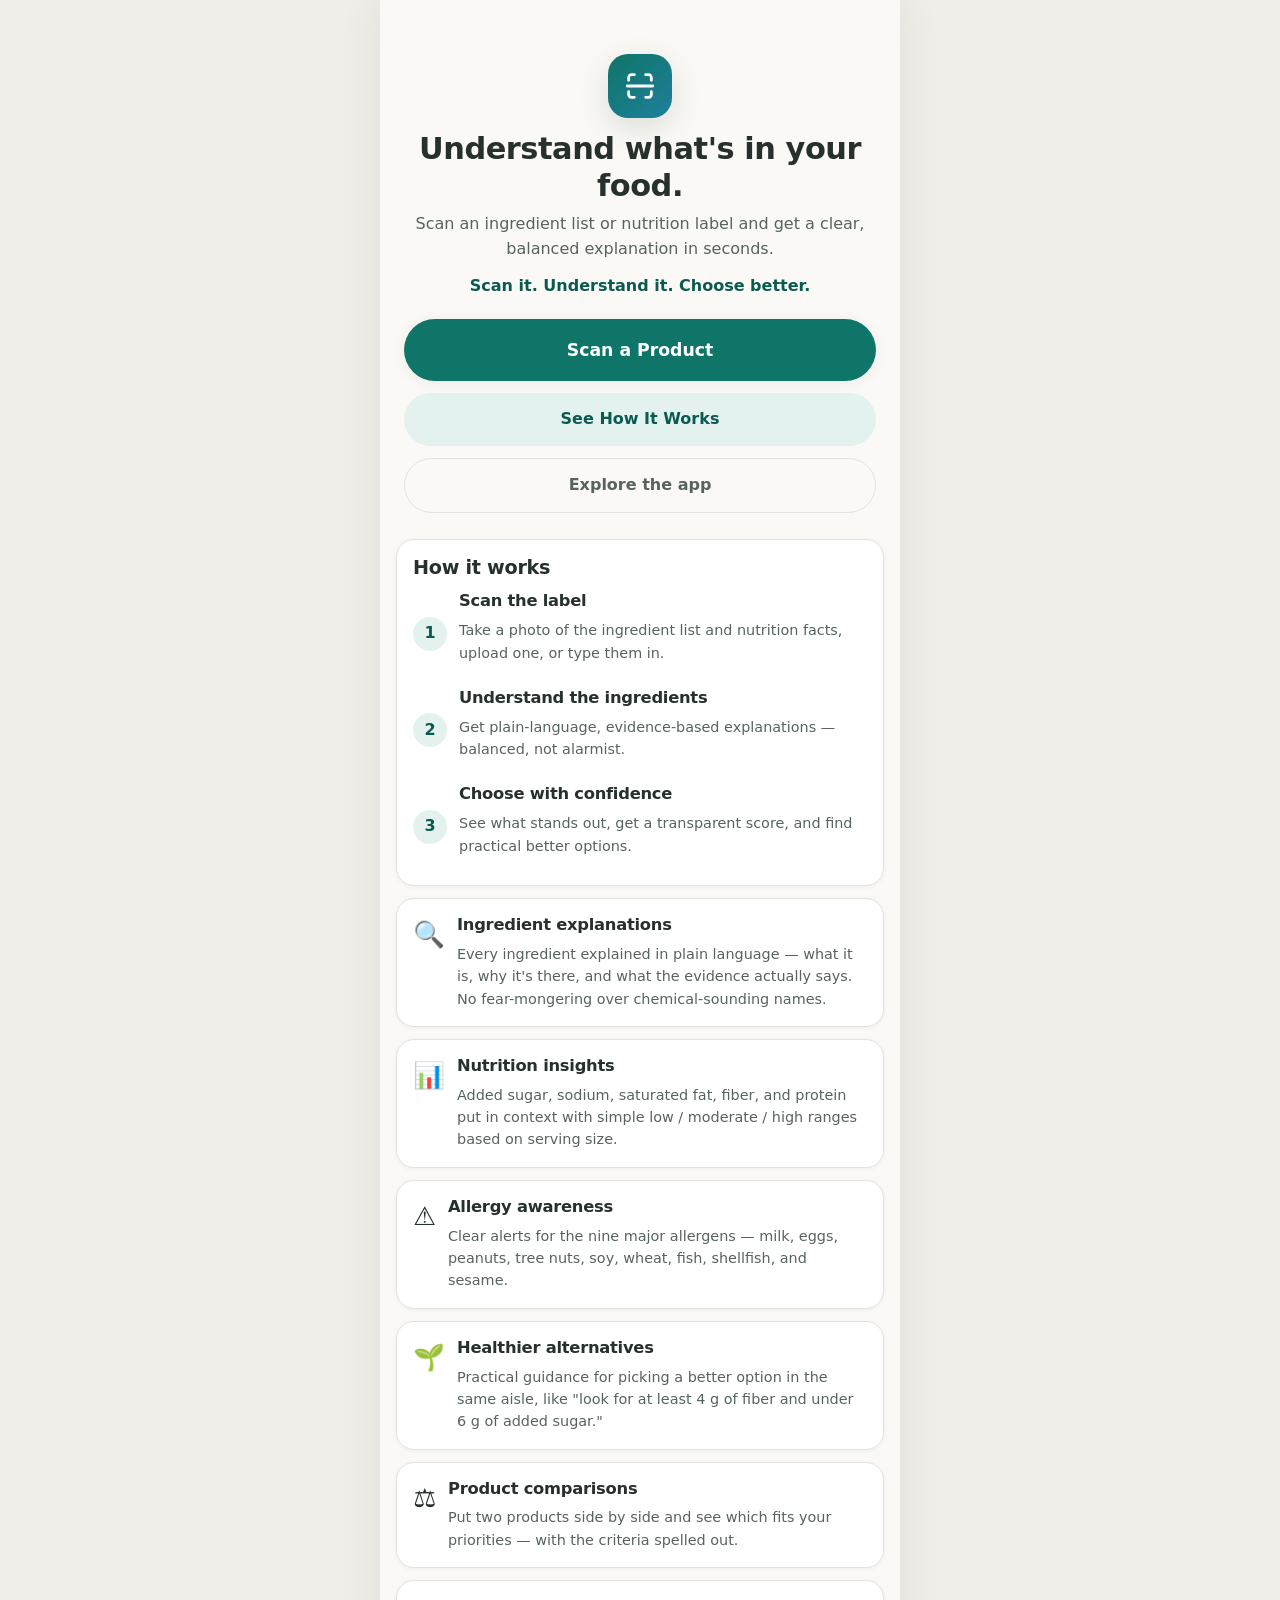
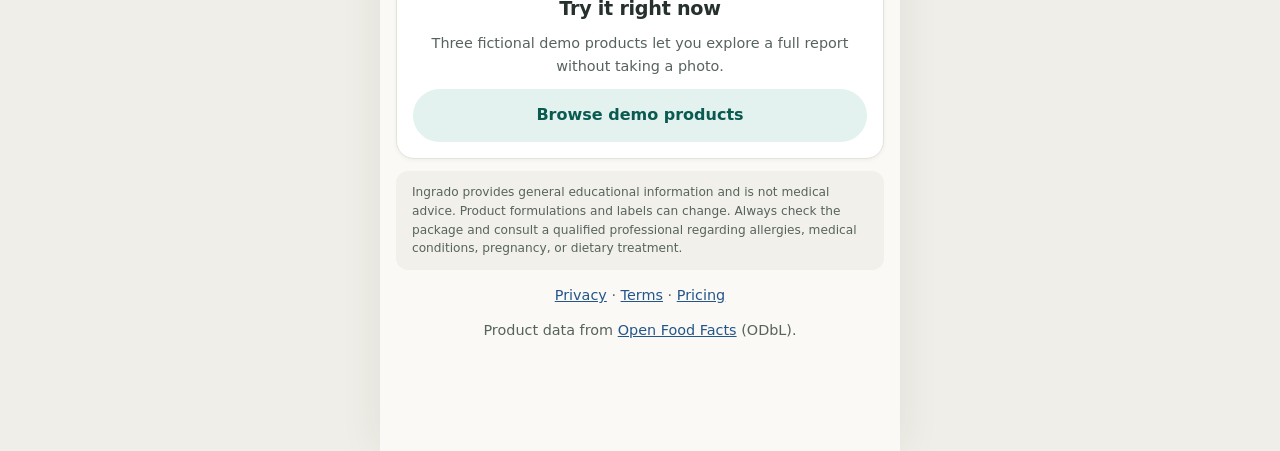
<file: index.html>
<!DOCTYPE html>
<html lang="en">
<head>
  <meta charset="UTF-8" />
  <meta name="viewport" content="width=device-width, initial-scale=1.0, viewport-fit=cover" />
  <meta name="theme-color" content="#f6faf7" />
  <meta name="description" content="Ingrado — Scan a food label and get a clear, balanced explanation of the ingredients and nutrition. Scan it. Understand it. Choose better." />
  <title>Ingrado — Scan it. Understand it. Choose better.</title>
  <link rel="canonical" href="https://www.ingrado.app/" />

  <!-- Social cards -->
  <meta property="og:type" content="website" />
  <meta property="og:site_name" content="Ingrado" />
  <meta property="og:url" content="https://www.ingrado.app/" />
  <meta property="og:title" content="Ingrado — Scan it. Understand it. Choose better." />
  <meta property="og:description" content="Scan a food label and get a clear, balanced explanation of the ingredients and nutrition." />
  <meta property="og:image" content="https://www.ingrado.app/og-image.png" />
  <meta property="og:image:width" content="1200" />
  <meta property="og:image:height" content="630" />
  <meta property="og:image:alt" content="Ingrado — scan a food label, understand what is in it." />
  <meta name="twitter:card" content="summary_large_image" />
  <meta name="twitter:title" content="Ingrado — Scan it. Understand it. Choose better." />
  <meta name="twitter:description" content="Scan a food label and get a clear, balanced explanation of the ingredients and nutrition." />
  <meta name="twitter:image" content="https://www.ingrado.app/og-image.png" />
  <link rel="icon" href="icon.svg" type="image/svg+xml" />
  <link rel="apple-touch-icon" href="icon.svg" />
  <link rel="manifest" href="manifest.webmanifest" />
  <link rel="stylesheet" href="styles.css" />
</head>
<body>
  <div id="app-shell">
    <main id="app" tabindex="-1" aria-live="polite"></main>
    <nav id="bottom-nav" class="bottom-nav" aria-label="Main navigation">
      <a href="#/home" data-nav="home" class="nav-item" aria-label="Home">
        <svg viewBox="0 0 24 24" aria-hidden="true"><path d="M3 10.5 12 3l9 7.5" fill="none" stroke="currentColor" stroke-width="2" stroke-linecap="round" stroke-linejoin="round"/><path d="M5 9.5V21h14V9.5" fill="none" stroke="currentColor" stroke-width="2" stroke-linecap="round" stroke-linejoin="round"/></svg>
        <span>Home</span>
      </a>
      <a href="#/history" data-nav="history" class="nav-item" aria-label="History">
        <svg viewBox="0 0 24 24" aria-hidden="true"><circle cx="12" cy="12" r="9" fill="none" stroke="currentColor" stroke-width="2"/><path d="M12 7v5l3.5 2" fill="none" stroke="currentColor" stroke-width="2" stroke-linecap="round"/></svg>
        <span>History</span>
      </a>
      <a href="#/scan" data-nav="scan" class="nav-item nav-scan" aria-label="Scan a product">
        <span class="nav-scan-circle">
          <svg viewBox="0 0 24 24" aria-hidden="true"><path d="M4 8V6a2 2 0 0 1 2-2h2M16 4h2a2 2 0 0 1 2 2v2M20 16v2a2 2 0 0 1-2 2h-2M8 20H6a2 2 0 0 1-2-2v-2M3 12h18" fill="none" stroke="currentColor" stroke-width="2" stroke-linecap="round"/></svg>
        </span>
        <span>Scan</span>
      </a>
      <a href="#/favorites" data-nav="favorites" class="nav-item" aria-label="Favorites">
        <svg viewBox="0 0 24 24" aria-hidden="true"><path d="M12 20s-7-4.35-9.33-8.11C.9 9.03 2.5 5.5 6 5.5c2.06 0 3.4 1.1 4.25 2.3L12 10l1.75-2.2C14.6 6.6 15.94 5.5 18 5.5c3.5 0 5.1 3.53 3.33 6.39C19 15.65 12 20 12 20z" fill="none" stroke="currentColor" stroke-width="2" stroke-linejoin="round"/></svg>
        <span>Favorites</span>
      </a>
      <a href="#/profile" data-nav="profile" class="nav-item" aria-label="Profile">
        <svg viewBox="0 0 24 24" aria-hidden="true"><circle cx="12" cy="8" r="4" fill="none" stroke="currentColor" stroke-width="2"/><path d="M4 20c1.5-3.5 4.5-5 8-5s6.5 1.5 8 5" fill="none" stroke="currentColor" stroke-width="2" stroke-linecap="round"/></svg>
        <span>Profile</span>
      </a>
    </nav>
  </div>
  <div id="toast-region" role="status" aria-live="polite"></div>
  <script type="module" src="js/main.js"></script>
</body>
</html>
</file>
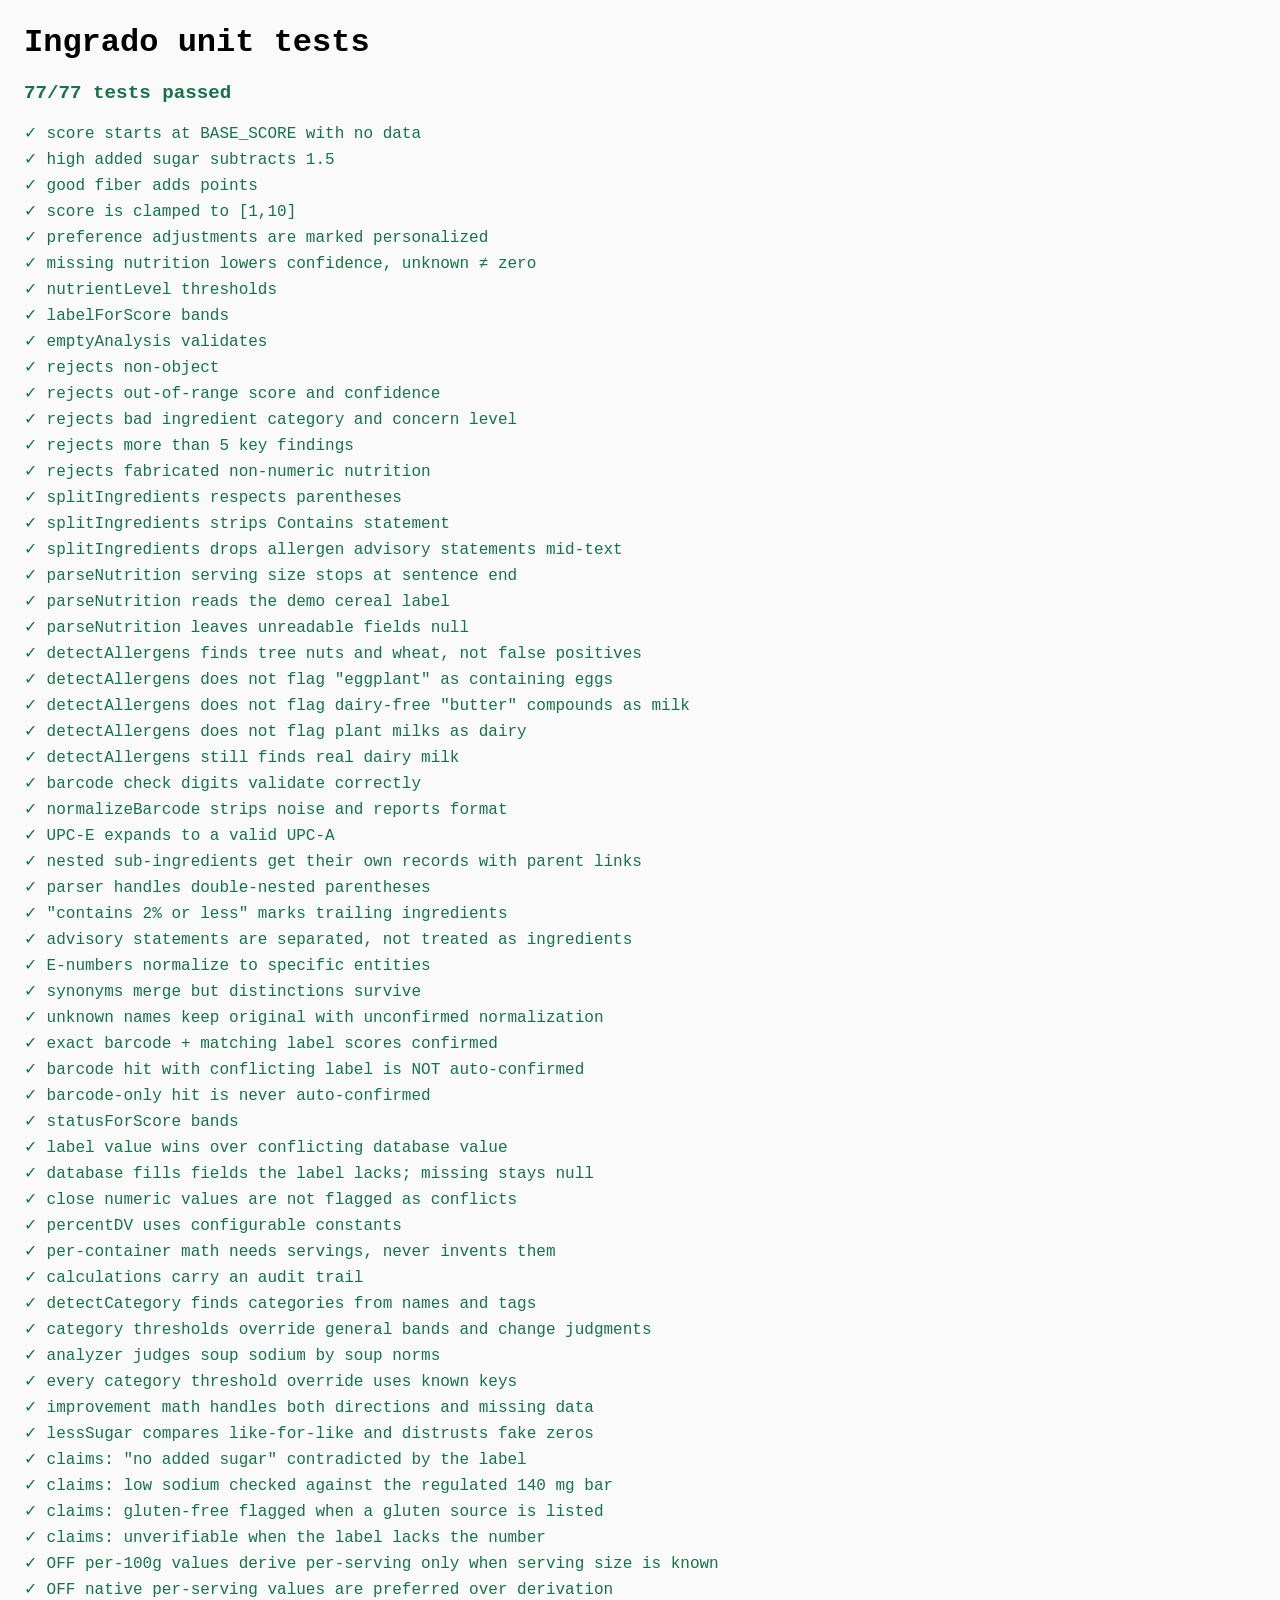
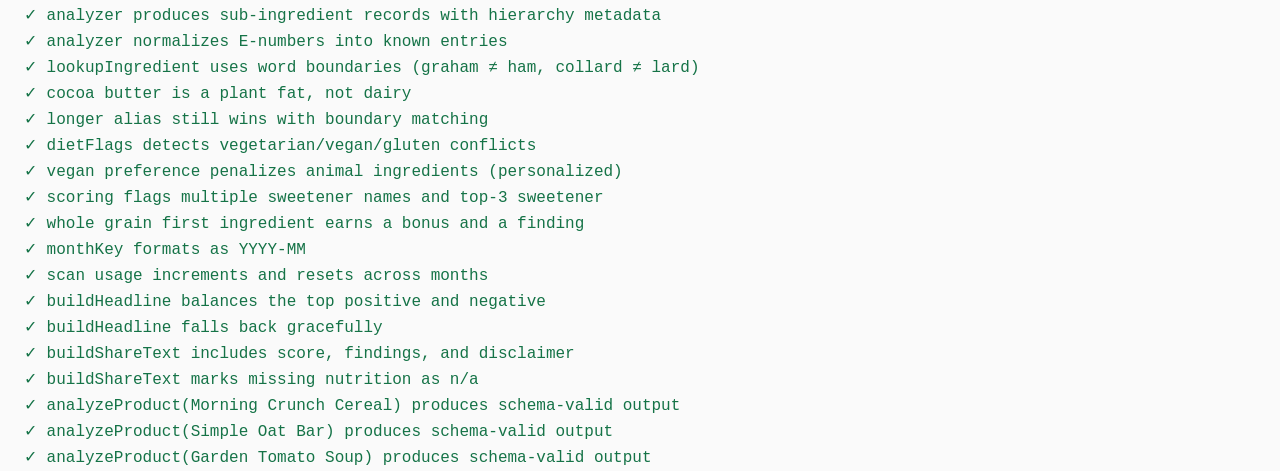
<file: tests/tests.html>
<!DOCTYPE html>
<html lang="en">
<head>
  <meta charset="UTF-8" />
  <meta name="viewport" content="width=device-width, initial-scale=1.0" />
  <title>Ingrado unit tests</title>
  <style>
    body { font-family: ui-monospace, Consolas, monospace; margin: 24px; background: #fafafa; }
    #summary { font-size: 1.2rem; font-weight: bold; margin-bottom: 12px; }
    ul { list-style: none; padding: 0; }
    li { padding: 3px 0; }
    .pass { color: #157347; }
    .fail { color: #b3403a; }
  </style>
</head>
<body>
  <h1>Ingrado unit tests</h1>
  <p id="summary">Running…</p>
  <ul id="results"></ul>
  <script type="module" src="tests.js"></script>
</body>
</html>
</file>
<file: styles.css>
/* ==========================================================================
   Ingrado design system
   --------------------------------------------------------------------------
   Token-first: every color, space, radius, shadow, and duration used by the
   app is defined here. Components reference tokens only — no arbitrary
   values scattered through views.

   Personality: clean, calm, fresh, trustworthy. Deep teal = trust/primary.
   Green is an ACTION/positive accent — it never by itself means "healthy",
   and red never by itself means "dangerous": every colored signal is always
   paired with a text label.
   ========================================================================== */

:root {
  /* ——— Color tokens ——— */
  --color-primary: #0e7568;        /* deep teal — trust, primary actions */
  --color-primary-deep: #0a5a50;
  --color-primary-soft: #e3f2ef;
  --color-action: #1e9e58;         /* fresh green — positive actions */
  --color-info: #2f6fb2;           /* soft blue — information */
  --color-info-deep: #24568a;
  --color-info-soft: #e9f1f9;
  --color-attention: #b45309;      /* warm amber — attention */
  --color-attention-soft: #fdf1e0;
  --color-critical: #b3403a;       /* muted red — meaningful warnings only */
  --color-critical-soft: #fdeae8;
  --color-success-soft: #e3f4ea;
  --color-premium: #6d5bb8;
  --color-premium-soft: #efecfa;

  --bg: #faf9f6;                   /* warm off-white */
  --surface: #ffffff;
  --surface-2: #f1f0ea;
  --ink: #26302c;                  /* dark charcoal, not pure black */
  --ink-soft: #57635d;
  --ink-faint: #7f8b85;
  --border: #e4e3da;
  --focus: #2563eb;
  --disabled: #c9cec9;

  /* Back-compat aliases (older components reference these) */
  --green: var(--color-action);
  --green-deep: #157347;
  --green-soft: var(--color-success-soft);
  --blue: var(--color-info);
  --blue-deep: var(--color-info-deep);
  --blue-soft: var(--color-info-soft);
  --amber: var(--color-attention);
  --amber-soft: var(--color-attention-soft);
  --red: var(--color-critical);
  --red-soft: var(--color-critical-soft);

  /* ——— Spacing tokens ——— */
  --space-1: 4px;
  --space-2: 8px;
  --space-3: 12px;
  --space-4: 16px;
  --space-5: 20px;
  --space-6: 28px;
  --space-7: 40px;

  /* ——— Shape & elevation ——— */
  --radius-sm: 12px;
  --radius: 18px;
  --radius-lg: 24px;
  --shadow-sm: 0 1px 4px rgba(38, 48, 44, 0.06);
  --shadow: 0 2px 14px rgba(38, 48, 44, 0.07);
  --shadow-lg: 0 10px 30px rgba(38, 48, 44, 0.14);

  /* ——— Motion ——— */
  --dur-fast: 140ms;
  --dur: 220ms;
  --ease: cubic-bezier(0.2, 0.8, 0.3, 1);

  /* ——— Typography scale ——— */
  --font: "Avenir Next", "Segoe UI", system-ui, -apple-system, "Helvetica Neue", Arial, sans-serif;
  --text-display: 1.9rem;
  --text-title: 1.55rem;
  --text-section: 1.2rem;
  --text-card: 1.02rem;
  --text-body: 1rem;
  --text-support: 0.9rem;
  --text-label: 0.84rem;
  --text-caption: 0.76rem;
  --text-score: 1.7rem;

  --nav-height: 70px;
}

* { box-sizing: border-box; }

html { scroll-behavior: smooth; }

body {
  margin: 0;
  font-family: var(--font);
  background: var(--bg);
  color: var(--ink);
  line-height: 1.55;
  -webkit-font-smoothing: antialiased;
}

#app-shell {
  max-width: 520px;
  margin: 0 auto;
  min-height: 100vh;
  position: relative;
}

main#app {
  padding: var(--space-5) var(--space-4) calc(var(--nav-height) + var(--space-6));
  outline: none;
  animation: fade-in var(--dur) var(--ease);
}

@keyframes fade-in {
  from { opacity: 0; transform: translateY(6px); }
  to { opacity: 1; transform: none; }
}

@media (prefers-reduced-motion: reduce) {
  *, *::before, *::after { animation: none !important; transition: none !important; }
}

h1, h2, h3 { line-height: 1.22; margin: 0 0 var(--space-2); letter-spacing: -0.015em; }
h1 { font-size: var(--text-title); }
h2 { font-size: var(--text-section); }
h3 { font-size: var(--text-card); }
p { margin: 0 0 var(--space-3); }
a { color: var(--color-info-deep); }

.muted { color: var(--ink-soft); }
.small { font-size: var(--text-support); }
.center { text-align: center; }

/* ——— Buttons ——— */
.btn {
  display: inline-flex;
  align-items: center;
  justify-content: center;
  gap: var(--space-2);
  font: inherit;
  font-weight: 600;
  font-size: var(--text-body);
  border: none;
  border-radius: 999px;
  padding: 14px 22px;
  min-height: 48px;
  cursor: pointer;
  text-decoration: none;
  transition: transform var(--dur-fast) var(--ease), box-shadow var(--dur-fast) var(--ease),
              background var(--dur-fast) var(--ease), opacity var(--dur-fast) var(--ease);
  -webkit-tap-highlight-color: transparent;
}
.btn:active { transform: scale(0.97); }
.btn:focus-visible, a:focus-visible, .card-toggle:focus-visible, .chip:focus-visible,
input:focus-visible, textarea:focus-visible, select:focus-visible {
  outline: 3px solid var(--focus);
  outline-offset: 2px;
}
.btn-primary { background: var(--color-primary); color: #fff; box-shadow: var(--shadow); }
.btn-primary:hover { background: var(--color-primary-deep); }
.btn-secondary { background: var(--color-primary-soft); color: var(--color-primary-deep); }
.btn-secondary:hover { background: #d3e8e3; }
.btn-ghost { background: transparent; color: var(--ink-soft); border: 1.5px solid var(--border); }
.btn-ghost:hover { background: var(--surface-2); }
.btn-danger { background: var(--color-critical-soft); color: var(--color-critical); }
.btn-block { width: 100%; }
.btn-big { padding: 18px 26px; font-size: 1.08rem; min-height: 58px; }
.btn svg { width: 22px; height: 22px; flex: none; }
.btn[disabled] { opacity: 0.55; cursor: not-allowed; }

/* ——— Cards ——— */
.card {
  background: var(--surface);
  border-radius: var(--radius);
  box-shadow: var(--shadow-sm);
  border: 1px solid var(--border);
  padding: var(--space-4);
  margin-bottom: var(--space-3);
}
.card h2 { margin-bottom: var(--space-3); }

.stack { display: flex; flex-direction: column; gap: var(--space-3); }
.row { display: flex; align-items: center; gap: var(--space-3); }
.row-between { display: flex; align-items: center; justify-content: space-between; gap: var(--space-3); }

/* ——— Hero scan card (home) ——— */
.scan-hero {
  background: linear-gradient(150deg, var(--color-primary) 0%, #14877a 55%, #1f7f9b 100%);
  color: #fff;
  border: none;
  border-radius: var(--radius-lg);
  box-shadow: var(--shadow-lg);
  padding: var(--space-5);
  margin-bottom: var(--space-4);
}
.scan-hero h2 { color: #fff; margin-bottom: var(--space-1); }
.scan-hero p { color: rgba(255, 255, 255, 0.85); }
.scan-hero .btn-hero {
  background: #fff;
  color: var(--color-primary-deep);
  box-shadow: 0 4px 14px rgba(0, 0, 0, 0.18);
}
.scan-hero .btn-hero:hover { background: #f2faf8; }
.scan-hero .btn-hero-ghost {
  background: rgba(255, 255, 255, 0.14);
  color: #fff;
  border: 1.5px solid rgba(255, 255, 255, 0.4);
}

/* Quick actions */
.quick-grid { display: grid; grid-template-columns: repeat(3, 1fr); gap: var(--space-2); margin-bottom: var(--space-4); }
.quick-action {
  background: var(--surface);
  border: 1px solid var(--border);
  border-radius: var(--radius-sm);
  box-shadow: var(--shadow-sm);
  padding: var(--space-3) var(--space-2);
  text-align: center;
  text-decoration: none;
  color: var(--ink);
  font-size: var(--text-label);
  font-weight: 600;
  min-height: 72px;
  display: flex;
  flex-direction: column;
  align-items: center;
  justify-content: center;
  gap: var(--space-1);
  transition: box-shadow var(--dur-fast) var(--ease), transform var(--dur-fast) var(--ease);
}
.quick-action:hover { box-shadow: var(--shadow); transform: translateY(-1px); }
.quick-action .qa-emoji { font-size: 1.35rem; }

/* ——— Badges ——— */
.badge {
  display: inline-flex;
  align-items: center;
  gap: 5px;
  padding: 4px 11px;
  border-radius: 999px;
  font-size: 0.8rem;
  font-weight: 600;
  white-space: nowrap;
}
.badge-green { background: var(--color-success-soft); color: var(--green-deep); }
.badge-blue { background: var(--color-info-soft); color: var(--color-info-deep); }
.badge-amber { background: var(--color-attention-soft); color: var(--color-attention); }
.badge-red { background: var(--color-critical-soft); color: var(--color-critical); }
.badge-gray { background: var(--surface-2); color: var(--ink-soft); }
.badge-premium { background: var(--color-premium-soft); color: var(--color-premium); }

/* ——— Filter chips ——— */
.chip {
  display: inline-flex;
  align-items: center;
  gap: 6px;
  font: inherit;
  font-size: var(--text-label);
  font-weight: 600;
  padding: 7px 14px;
  min-height: 36px;
  border-radius: 999px;
  border: 1.5px solid var(--border);
  background: var(--surface);
  color: var(--ink-soft);
  cursor: pointer;
  transition: background var(--dur-fast) var(--ease), border-color var(--dur-fast) var(--ease);
}
.chip[aria-pressed="true"], .chip.chip-on {
  background: var(--color-primary);
  border-color: var(--color-primary);
  color: #fff;
}

/* ——— Score ring ——— */
.score-ring {
  width: 92px; height: 92px;
  border-radius: 50%;
  display: grid; place-items: center;
  flex: none;
}
.score-ring .score-num { font-size: var(--text-score); font-weight: 700; line-height: 1; }
.score-ring .score-max { font-size: 0.7rem; color: var(--ink-soft); }
.score-inner {
  width: 74px; height: 74px; border-radius: 50%;
  background: var(--surface);
  display: flex; flex-direction: column; align-items: center; justify-content: center;
}

/* ——— Headline summary ——— */
.headline-card {
  border-left: 5px solid var(--color-primary);
  background: var(--surface);
  border-radius: var(--radius-sm);
  padding: var(--space-3) var(--space-4);
  margin: var(--space-3) 0;
}
.headline-card .headline { font-weight: 700; font-size: var(--text-card); margin: 0; }

/* Segmented control (Quick / Full report views) */
.seg {
  display: flex;
  background: var(--surface-2);
  border-radius: 999px;
  padding: 3px;
  gap: 2px;
  margin: var(--space-3) 0;
}
.seg button {
  flex: 1;
  font: inherit;
  font-weight: 600;
  font-size: var(--text-label);
  border: none;
  background: transparent;
  color: var(--ink-soft);
  border-radius: 999px;
  padding: 9px 10px;
  min-height: 40px;
  cursor: pointer;
  transition: background var(--dur-fast) var(--ease), color var(--dur-fast) var(--ease);
}
.seg button[aria-pressed="true"] {
  background: var(--surface);
  color: var(--ink);
  box-shadow: var(--shadow-sm);
}

/* ——— Bottom navigation ——— */
.bottom-nav {
  position: fixed;
  bottom: 0;
  left: 50%;
  transform: translateX(-50%);
  width: 100%;
  max-width: 520px;
  height: var(--nav-height);
  background: rgba(255, 255, 255, 0.97);
  backdrop-filter: blur(10px);
  border-top: 1px solid var(--border);
  display: flex;
  justify-content: space-around;
  align-items: stretch;
  z-index: 50;
  padding-bottom: env(safe-area-inset-bottom);
}
.nav-item {
  flex: 1;
  display: flex;
  flex-direction: column;
  align-items: center;
  justify-content: center;
  gap: 3px;
  text-decoration: none;
  color: var(--ink-faint);
  font-size: 0.68rem;
  font-weight: 600;
  min-width: 48px;
}
.nav-item svg { width: 24px; height: 24px; }
.nav-item.active { color: var(--color-primary-deep); }
.nav-scan { position: relative; color: var(--ink-faint); }
.nav-scan-circle {
  width: 54px; height: 54px;
  margin-top: -28px;
  border-radius: 50%;
  background: linear-gradient(140deg, var(--color-primary), #1f7f9b);
  color: #fff;
  display: grid;
  place-items: center;
  box-shadow: var(--shadow-lg);
  border: 3px solid var(--bg);
  transition: transform var(--dur-fast) var(--ease);
}
.nav-scan:active .nav-scan-circle { transform: scale(0.94); }
.nav-scan-circle svg { width: 24px; height: 24px; }
.nav-scan.active span:last-child { color: var(--color-primary-deep); }

/* ——— Forms ——— */
label.field-label { display: block; font-weight: 600; font-size: var(--text-support); margin: 0 0 6px; }
input[type="text"], input[type="email"], input[type="password"], input[type="search"], textarea, select {
  width: 100%;
  font: inherit;
  color: var(--ink);
  background: var(--surface);
  border: 1.5px solid var(--border);
  border-radius: var(--radius-sm);
  padding: 12px 14px;
  min-height: 48px;
}
textarea { min-height: 110px; resize: vertical; }

.check-row {
  display: flex;
  align-items: center;
  gap: var(--space-3);
  padding: var(--space-3) var(--space-1);
  border-bottom: 1px solid var(--surface-2);
  cursor: pointer;
  min-height: 48px;
}
.check-row:last-child { border-bottom: none; }
.check-row input[type="checkbox"] {
  width: 22px; height: 22px;
  accent-color: var(--color-primary);
  flex: none;
}

/* ——— Expandable ingredient cards ——— */
.ing-card {
  border: 1.5px solid var(--border);
  border-radius: var(--radius-sm);
  margin-bottom: 10px;
  overflow: hidden;
  background: var(--surface);
}
.card-toggle {
  width: 100%;
  display: flex;
  align-items: center;
  justify-content: space-between;
  gap: 10px;
  font: inherit;
  font-weight: 600;
  background: none;
  border: none;
  padding: 14px;
  cursor: pointer;
  text-align: left;
  min-height: 48px;
}
.card-toggle .chev { transition: transform var(--dur) var(--ease); flex: none; width: 18px; height: 18px; color: var(--ink-faint); }
.ing-card[data-open="true"] .chev { transform: rotate(180deg); }
.ing-body { padding: 0 14px 14px; display: none; }
.ing-card[data-open="true"] .ing-body { display: block; animation: fade-in var(--dur) var(--ease); }
.ing-body dt { font-weight: 600; font-size: 0.82rem; color: var(--ink-soft); margin-top: 10px; }
.ing-body dd { margin: 2px 0 0; font-size: 0.92rem; }

/* ——— Nutrition grid ——— */
.nutri-grid { display: grid; grid-template-columns: 1fr 1fr; gap: 10px; }
.nutri-cell { background: var(--surface-2); border-radius: var(--radius-sm); padding: var(--space-3); }
.nutri-cell .nutri-name { font-size: 0.78rem; font-weight: 600; color: var(--ink-soft); }
.nutri-cell .nutri-value { font-size: 1.15rem; font-weight: 700; margin: 2px 0 6px; }

/* ——— Landing / hero ——— */
.hero { text-align: center; padding: 34px 8px 26px; }
.logo-mark {
  width: 64px; height: 64px;
  border-radius: 20px;
  background: linear-gradient(140deg, var(--color-primary), #1f7f9b);
  display: inline-grid;
  place-items: center;
  color: #fff;
  box-shadow: var(--shadow-lg);
  margin-bottom: var(--space-3);
}
.logo-mark svg { width: 34px; height: 34px; }
.hero h1 { font-size: var(--text-display); }
.tagline { color: var(--color-primary-deep); font-weight: 600; }
.step-num {
  width: 34px; height: 34px;
  border-radius: 50%;
  background: var(--color-primary-soft);
  color: var(--color-primary-deep);
  font-weight: 700;
  display: grid;
  place-items: center;
  flex: none;
}

/* ——— Scan page ——— */
.scan-option {
  display: flex;
  align-items: center;
  gap: 14px;
  width: 100%;
  font: inherit;
  text-align: left;
  background: var(--surface);
  border: 1.5px solid var(--border);
  border-radius: var(--radius);
  padding: var(--space-4);
  cursor: pointer;
  transition: border-color var(--dur-fast) var(--ease), box-shadow var(--dur-fast) var(--ease);
  min-height: 72px;
}
.scan-option:hover { border-color: var(--color-primary); box-shadow: var(--shadow); }
.scan-option .opt-icon {
  width: 46px; height: 46px;
  border-radius: 14px;
  display: grid;
  place-items: center;
  flex: none;
}
.scan-option .opt-icon svg { width: 24px; height: 24px; }

.preview-wrap { position: relative; border-radius: var(--radius); overflow: hidden; background: #101b17; }
.preview-wrap canvas, .preview-wrap img { display: block; width: 100%; height: auto; touch-action: none; }
.crop-hint {
  position: absolute; inset: auto 0 0 0;
  background: rgba(16, 27, 23, 0.72);
  color: #fff;
  font-size: 0.8rem;
  padding: 8px 12px;
  text-align: center;
}

/* ——— Analysis stages (progressive loading) ——— */
.stage-list { list-style: none; margin: var(--space-3) 0 0; padding: 0; text-align: left; }
.stage-list li {
  display: flex;
  align-items: center;
  gap: 10px;
  padding: 7px 0;
  color: var(--ink-faint);
  font-size: var(--text-support);
  transition: color var(--dur) var(--ease);
}
.stage-list li .stage-dot {
  width: 20px; height: 20px; flex: none;
  border-radius: 50%;
  border: 2px solid var(--border);
  display: grid; place-items: center;
  font-size: 0.7rem;
  background: var(--surface);
}
.stage-list li[data-state="active"] { color: var(--ink); font-weight: 600; }
.stage-list li[data-state="active"] .stage-dot { border-color: var(--color-primary); }
.stage-list li[data-state="done"] { color: var(--ink-soft); }
.stage-list li[data-state="done"] .stage-dot { background: var(--color-primary); border-color: var(--color-primary); color: #fff; }

/* Skeletons */
.skeleton {
  border-radius: var(--radius-sm);
  background: linear-gradient(90deg, var(--surface-2) 25%, #e8e7e0 50%, var(--surface-2) 75%);
  background-size: 200% 100%;
  animation: shimmer 1.4s infinite;
}
@keyframes shimmer { to { background-position: -200% 0; } }

/* ——— History list ——— */
.scan-item {
  display: flex;
  align-items: center;
  gap: var(--space-3);
  background: var(--surface);
  border: 1px solid var(--border);
  border-radius: var(--radius);
  box-shadow: var(--shadow-sm);
  padding: var(--space-3);
  margin-bottom: 10px;
  text-decoration: none;
  color: inherit;
}
.scan-thumb {
  width: 52px; height: 52px;
  border-radius: var(--radius-sm);
  background: var(--surface-2);
  display: grid;
  place-items: center;
  font-size: 1.5rem;
  flex: none;
  overflow: hidden;
}
.scan-thumb img { width: 100%; height: 100%; object-fit: cover; }
.scan-item .scan-meta { flex: 1; min-width: 0; }
.scan-item .scan-title { font-weight: 600; overflow: hidden; text-overflow: ellipsis; white-space: nowrap; }
.icon-btn {
  background: none;
  border: none;
  cursor: pointer;
  padding: 10px;
  min-width: 44px; min-height: 44px;
  display: grid;
  place-items: center;
  color: var(--ink-faint);
  border-radius: 50%;
}
.icon-btn:hover { background: var(--surface-2); }
.icon-btn svg { width: 22px; height: 22px; }
.icon-btn.fav-on { color: #d3455b; }

/* ——— Compare table ——— */
.compare-table { width: 100%; border-collapse: collapse; font-size: var(--text-support); }
.compare-table th, .compare-table td { padding: 10px 8px; text-align: left; border-bottom: 1px solid var(--surface-2); vertical-align: top; }
.compare-table th { font-size: 0.78rem; color: var(--ink-soft); }
.compare-better { font-weight: 700; color: var(--green-deep); }

/* ——— Toast ——— */
#toast-region {
  position: fixed;
  bottom: calc(var(--nav-height) + 16px);
  left: 50%;
  transform: translateX(-50%);
  z-index: 100;
  width: min(92vw, 440px);
  pointer-events: none;
}
.toast {
  background: var(--ink);
  color: #fff;
  border-radius: var(--radius-sm);
  padding: 12px 16px;
  margin-top: 8px;
  box-shadow: var(--shadow-lg);
  animation: fade-in var(--dur) var(--ease);
  font-size: 0.92rem;
}
.toast-error { background: var(--color-critical); }

/* ——— Progress / spinner ——— */
.progress-bar { height: 8px; background: var(--surface-2); border-radius: 999px; overflow: hidden; }
.progress-fill { height: 100%; background: linear-gradient(90deg, var(--color-primary), var(--color-info)); border-radius: 999px; transition: width var(--dur) var(--ease); }
.spinner {
  width: 26px; height: 26px;
  border: 3px solid var(--color-primary-soft);
  border-top-color: var(--color-primary);
  border-radius: 50%;
  animation: spin 0.9s linear infinite;
  display: inline-block;
}
@keyframes spin { to { transform: rotate(360deg); } }

/* ——— Pricing ——— */
.plan-card { border: 2px solid var(--border); border-radius: var(--radius); padding: var(--space-4); background: var(--surface); }
.plan-card.plan-plus { border-color: var(--color-primary); position: relative; }
.plan-price { font-size: 1.9rem; font-weight: 700; }
.plan-card ul { padding-left: 20px; margin: 10px 0; }
.plan-card li { margin-bottom: 6px; }

.disclaimer {
  font-size: var(--text-caption);
  color: var(--ink-soft);
  background: var(--surface-2);
  border-radius: var(--radius-sm);
  padding: var(--space-3) var(--space-4);
}

.empty-state { text-align: center; padding: var(--space-7) var(--space-4); color: var(--ink-soft); }
.empty-state .empty-emoji { font-size: 2.6rem; display: block; margin-bottom: 10px; }

.demo-tag { font-size: 0.72rem; font-weight: 700; letter-spacing: 0.04em; text-transform: uppercase; color: var(--color-info-deep); background: var(--color-info-soft); border-radius: 6px; padding: 2px 7px; }

@media (min-width: 700px) {
  body { background: #efeee8; }
  #app-shell { background: var(--bg); box-shadow: 0 0 40px rgba(38, 48, 44, 0.08); min-height: 100vh; }
}
</file>
